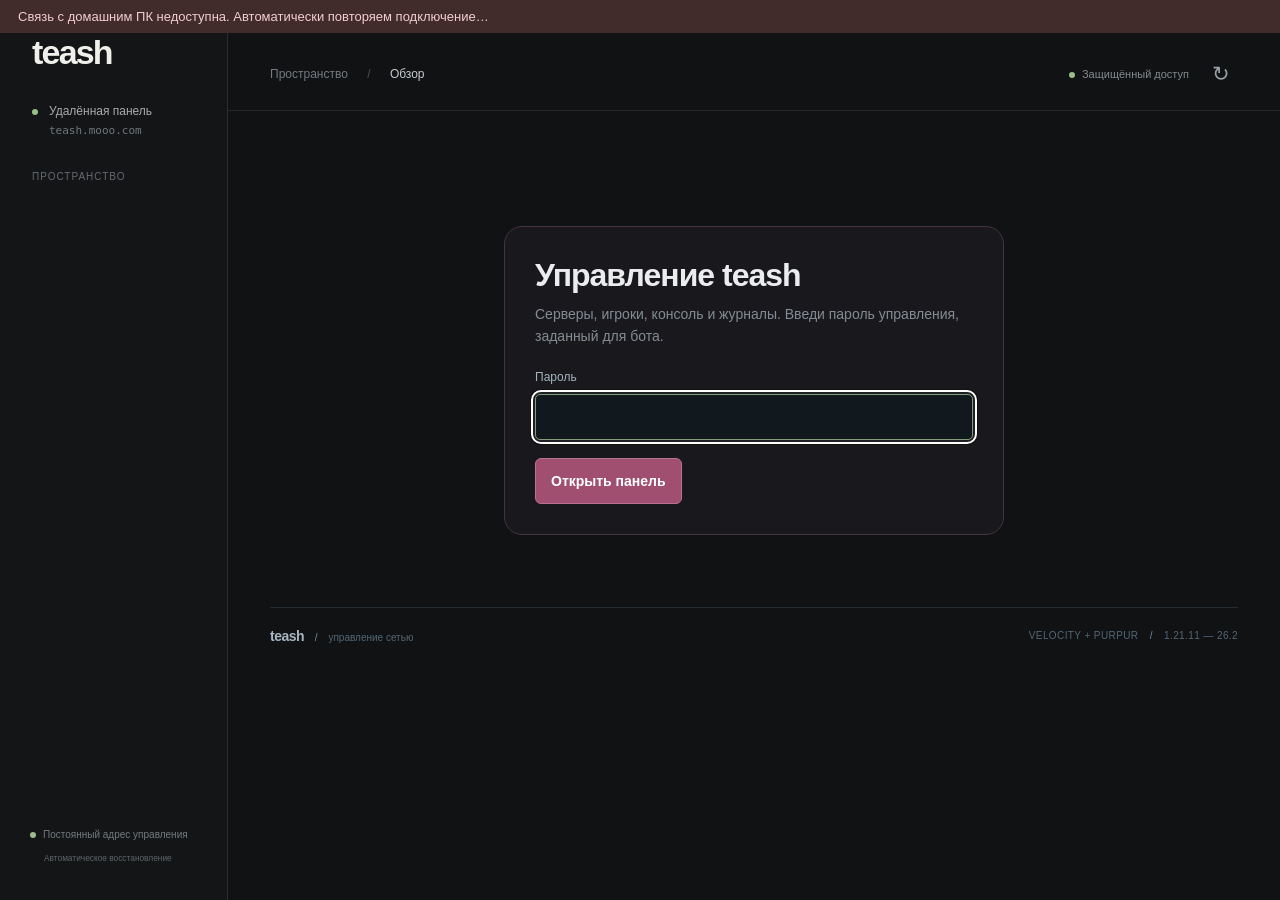
<file: docs/panel/index.html>
<!doctype html>
<html lang="ru"><head><meta charset="utf-8"><meta name="viewport" content="width=device-width,initial-scale=1"><meta name="theme-color" content="#111214"><title>teash — управление сетью</title><link rel="icon" href="./teash-icon.png" type="image/png"><link rel="stylesheet" href="./style.css"><link rel="stylesheet" href="./mobile.css"><link rel="stylesheet" href="./remote.css"><script src="./remote.js" defer></script></head>
<body><aside class="sidebar"><a class="brand" href="./" aria-label="teash">teash</a><div class="workspace"><span class="local-dot"></span><span>Удалённая панель<small>teash.mooo.com</small></span></div><div class="nav-label">ПРОСТРАНСТВО</div><nav id="nav"></nav><div class="sidebar-bottom"><span class="local-dot"></span>Постоянный адрес управления<small>Автоматическое восстановление</small></div></aside>
<div class="shell"><header><div class="breadcrumb">Пространство <span>/</span> <b id="crumb">Обзор</b></div><div class="header-right"><span class="private"><span class="local-dot"></span>Защищённый доступ</span><button id="refresh" class="icon-button" title="Обновить">↻</button></div></header><main><div id="content"></div><footer><span><b>teash</b> <span class="muted">/</span> управление сетью</span><span>VELOCITY + PURPUR <span class="muted">/</span> 1.21.11 — 26.2</span></footer></main></div><div id="toast" role="status"></div><dialog id="confirm"><form method="dialog"><div class="dialog-symbol">!</div><h2 id="confirm-title"></h2><p id="confirm-text"></p><div class="actions"><button value="cancel">Отмена</button><button value="yes" class="primary">Подтвердить</button></div></form></dialog></body></html>
</file>
<file: docs/panel/style.css>
:root{color-scheme:dark;--bg:#101413;--panel:#181d1b;--panel2:#1d2320;--line:#2a312d;--text:#e9eeeb;--muted:#89958e;--mint:#b3f4cd;--green:#67d99a;--red:#eea3a3}*{box-sizing:border-box}body{margin:0;background:var(--bg);color:var(--text);font-family:"Segoe UI",Arial,sans-serif;font-size:14px}button,input,select,textarea{font:inherit}button,a,input,select,textarea{outline-offset:4px}button{cursor:pointer;border:1px solid #354038;border-radius:8px;padding:10px 15px;background:#242c27;color:var(--text);font-weight:500;transition:.15s}button:hover{background:#303a33;border-color:#607165}button:disabled{opacity:.4;cursor:wait}.primary{background:var(--mint);color:#183e29;border-color:var(--mint);font-weight:650}.primary:hover{background:#d3ffe3;border-color:#d3ffe3}.danger{color:var(--red)}.ghost{background:transparent}.actions{display:flex;gap:9px;align-items:center;flex-wrap:wrap}a{color:var(--mint);text-decoration:none}a:hover{text-decoration:underline}.sidebar{width:238px;position:fixed;inset:0 auto 0 0;background:#141916;border-right:1px solid var(--line);padding:32px 20px;display:flex;flex-direction:column}.brand{display:flex;gap:10px;align-items:center;font-size:28px;letter-spacing:-1.3px;font-weight:700;color:var(--text);padding:0 10px}.brandmark{display:grid;place-items:center;width:32px;height:34px;background:var(--mint);color:#22412d;line-height:1;border-radius:10px;font-size:32px;font-weight:800}.edition{font-size:9px;letter-spacing:1px;border:1px solid #39453b;color:#a2afa5;border-radius:4px;padding:4px 5px;margin:5px 0 0 2px}.workspace{display:flex;align-items:center;gap:10px;border:1px solid var(--line);border-radius:9px;padding:12px 10px;margin:35px 0 30px;font-size:12px}.workspace-icon{background:#2c382e;color:#c1d0c3;border-radius:7px;padding:7px 10px;font-size:16px}.workspace small,.profile small{display:block;font-size:10px;color:var(--muted);margin-top:4px}.chevron{margin-left:auto;color:var(--muted)}.nav-label{font-size:9px;letter-spacing:1.4px;color:#727f76;margin:0 12px 14px}nav button{display:flex;width:100%;border:0;background:transparent;color:#9aa79f;text-align:left;gap:12px;align-items:center;font-weight:400;padding:12px;margin:4px 0}nav button.active{background:#28392d;color:#c2f5d3}nav svg{width:18px;height:18px;stroke-width:1.6}.nav-divider{height:1px;background:var(--line);margin:20px 12px}.nav-count{margin-left:auto;border:1px solid #435649;border-radius:5px;padding:0 5px;font-size:11px}.sidebar-bottom{margin-top:auto;color:#8f9d93;font-size:10px}.local-dot{display:inline-block;background:var(--green);height:6px;width:6px;border-radius:50%;margin-right:7px;box-shadow:0 0 0 3px #67d99a0c}.sidebar-bottom>small{display:block;margin:9px 0 24px 14px;color:#627067}.profile{display:flex;align-items:center;gap:10px;border-top:1px solid var(--line);padding-top:20px;color:#c5cfc7;font-size:12px}.profile>span{margin-left:auto;color:#7d8c82}.avatar{width:32px;height:32px;background:#303c32;border:1px solid #4c5d50;border-radius:50%;display:grid;place-items:center;color:#d1e6d7;font-size:12px}.avatar.small{height:28px;width:28px}.shell{margin-left:238px}header{height:77px;border-bottom:1px solid var(--line);display:flex;align-items:center;justify-content:space-between;padding:0 42px}.breadcrumb{font-size:12px;color:#829187}.breadcrumb span{margin:0 16px;color:#47574a}.breadcrumb b{font-weight:400;color:#d0d9d2}.header-right{display:flex;align-items:center;gap:20px}.private{font-size:11px;color:#9eaaa2}.icon-button{padding:3px 8px;font-size:23px;background:transparent;border:none;color:#8b9b90}main{max-width:1530px;margin:auto;padding:37px 42px 20px}.eyebrow{color:#94a899;font-size:10px;letter-spacing:1.8px;margin-bottom:12px}.title-row{display:flex;justify-content:space-between;align-items:center;gap:20px;margin-bottom:28px}h1{font-size:29px;letter-spacing:-.8px;font-weight:600;margin:0 0 9px}p{line-height:1.6;color:var(--muted);margin:0}h2{font-size:15px;font-weight:550;margin:0}.muted{color:var(--muted)}.stats{display:grid;grid-template-columns:repeat(4,1fr);gap:16px;margin-bottom:30px}.stat{border:1px solid var(--line);border-radius:10px;background:#171c19;padding:19px 21px}.stat-label{display:flex;justify-content:space-between;color:#9caaa0;font-size:11px}.stat-label svg{width:16px;height:16px;color:#6c8272}.stat-value{font-size:29px;letter-spacing:-.8px;margin:14px 0 7px}.stat-value small{color:#7d8c82;font-size:13px;letter-spacing:0}.stat-note{font-size:10px;color:#7d8c82}.stat-note.green{color:#a0c9ad}.section-heading{display:flex;justify-content:space-between;align-items:center;margin:0 0 17px}.section-heading small{font-size:11px;color:var(--muted)}.server-grid{display:grid;grid-template-columns:repeat(3,minmax(0,1fr));gap:17px}.server-card{overflow:hidden;border:1px solid var(--line);border-radius:11px;background:var(--panel)}.card-art{height:113px;position:relative;overflow:hidden;background:#24382e}.card-art:after{content:'';position:absolute;inset:0;background:linear-gradient(0deg,#181d1b77,transparent)}.card-art svg{height:100%;width:100%;position:absolute;inset:0}.art-icon{position:absolute;left:20px;bottom:17px;z-index:1;width:37px;height:37px;display:grid;place-items:center;border-radius:10px;border:1px solid #ffffff25;background:#23382abf;backdrop-filter:blur(6px);color:#d0ecd9}.art-icon svg{position:static;width:20px;height:20px}.card-tag{position:absolute;right:14px;top:14px;z-index:1;font-size:9px;letter-spacing:1px;border:1px solid #ffffff1c;border-radius:4px;padding:4px 7px;background:#101c14aa;color:#c2d7c8}.card-body{padding:19px 21px 17px}.card-title{display:flex;justify-content:space-between;align-items:center}.card-title h2{font-size:18px}.badge{font-size:10px;display:inline-flex;gap:6px;align-items:center;padding:4px 7px;border-radius:5px;background:#272e29;color:#9ca89f}.badge:before{content:'';height:5px;width:5px;border-radius:50%;background:currentColor}.badge.online{color:#a8e6bb;background:#263c2d}.badge.starting,.badge.stopping{color:#e0c88c;background:#3a3425}.card-subtitle{font-size:11px;margin-top:6px;color:#7f9084}.card-metrics{display:grid;grid-template-columns:1fr 1fr;gap:14px;margin:25px 0 17px}.metric-name{font-size:10px;color:#8b9c90;margin-bottom:7px}.metric-value{font-size:18px}.metric-value small{font-size:11px;color:#74877b}.progress{height:3px;background:#303a33;border-radius:9px;margin-top:9px;overflow:hidden}.progress i{display:block;background:#95caa7;height:100%;width:0}.card-bottom{display:flex;align-items:center;justify-content:space-between;border-top:1px solid var(--line);padding-top:13px}.port{font-family:Consolas,monospace;font-size:10px;color:#87998d}.manage{font-size:11px;background:transparent;border:0;padding:4px 0;color:#c9d6cd}.bottom-grid{display:grid;grid-template-columns:1.8fr 1fr;gap:17px;margin-top:24px}.panel{background:var(--panel);border:1px solid var(--line);border-radius:10px;padding:22px}.panel-title{display:flex;justify-content:space-between;align-items:center;margin-bottom:22px}.panel-title span{font-size:10px;color:var(--muted)}.graph{height:147px;position:relative}.graph svg{width:100%;height:100%;overflow:visible}.chart-grid{stroke:#2b342e;stroke-dasharray:3 5}.chart-label{fill:#6e8074;font-size:9px}.chart-line{fill:none;stroke:#a4e4ba;stroke-width:2;vector-effect:non-scaling-stroke}.chart-fill{fill:url(#graph-fill)}.empty-chart{position:absolute;inset:0;display:grid;place-items:center;font-size:11px;color:#809386}.graph-bottom{display:flex;justify-content:space-between;font-size:9px;color:#6e8074;margin-top:12px}.network-node{display:flex;align-items:center;justify-content:space-between;font-size:11px;border-bottom:1px solid var(--line);padding:10px 0}.node-title{display:flex;align-items:center;gap:8px}.node-title svg{width:15px;height:15px;color:#a9cbb4}.network-node:last-child{border:0}.network-line{font-size:10px;color:#728b7a;padding:7px 0 0 22px}.address{display:flex;justify-content:space-between;align-items:center;background:#202a23;border:1px solid #344337;border-radius:8px;padding:12px 15px;margin-top:20px}.address span{font-family:Consolas,monospace;font-size:12px;color:#d1e9d9}.address button{border:0;padding:0;background:none;font-size:12px;color:#a1bdaa}footer{display:flex;align-items:center;justify-content:space-between;color:#5d7264;font-size:9px;margin-top:37px;padding-top:20px;border-top:1px solid #232c26}footer b{font-size:14px;letter-spacing:-.5px;color:#9aad9e}footer>span:last-child{letter-spacing:1px}footer .muted{margin:0 8px}.notice{border:1px solid #645a36;background:#29271c;color:#d6c890;border-radius:9px;padding:13px 17px;margin:0 0 22px;font-size:12px;line-height:1.6;display:flex;align-items:center;justify-content:space-between;gap:20px}.notice a{color:#eee0a9}.notice button{white-space:nowrap;font-size:11px}.tabs{display:flex;gap:8px;border-bottom:1px solid var(--line);margin:22px 0}.tabs button{border:0;background:transparent;border-radius:0;padding:11px 16px;font-size:12px;color:var(--muted)}.tabs button.active{color:var(--mint);border-bottom:2px solid var(--mint)}.server-selector{display:flex;align-items:center;gap:10px;margin-bottom:22px}select,input,textarea{color:var(--text);background:#111713;border:1px solid #37473c;border-radius:7px;padding:10px 12px;max-width:100%}select{min-width:130px}input{width:100%}textarea{width:100%;min-height:380px;resize:vertical;font-family:Consolas,monospace;font-size:12px;line-height:1.7;tab-size:2}label{display:block;font-size:12px;color:#acbdb1;margin:18px 0 8px}.hint{display:block;font-size:11px;line-height:1.5;color:#7c9384;margin-top:8px}.form-grid{display:grid;grid-template-columns:repeat(3,1fr);gap:18px}.form-panel{max-width:880px}.form-panel .actions{margin-top:23px}.check{display:flex;align-items:center;gap:10px;margin:18px 0;font-size:12px}.check input{width:16px;height:16px;accent-color:var(--mint)}.console{background:#0d120f;border:1px solid #2c3c31;border-radius:10px;overflow:hidden}.console-head{padding:14px 18px;border-bottom:1px solid var(--line);display:flex;justify-content:space-between;align-items:center;font-size:11px;color:#8ba392}.console-head:before{content:'● ● ●';color:#405a48;letter-spacing:3px;margin-right:auto}.console-head a{margin-left:20px}pre{font-family:Consolas,monospace;font-size:12px;line-height:1.85;white-space:pre-wrap;overflow-wrap:anywhere;margin:0}#logs{height:400px;overflow:auto;padding:20px;color:#b2c5b9}.log-time{color:#5e7d68}.log-warn{color:#d9c18b}.log-error{color:#e3a5a0}.console-input{display:flex;gap:12px;padding:12px 18px;border-top:1px solid var(--line);align-items:center}.console-input span{color:var(--mint)}.console-input input{border:0;background:transparent;flex:1;padding:8px 0;font-family:Consolas,monospace}.console-input button{font-size:11px}.empty{text-align:center;padding:50px 20px;color:#81988a;font-size:12px}.empty svg{width:28px;height:28px;margin-bottom:15px;color:#698271}.empty strong{display:block;color:#c4d6ca;font-weight:500;font-size:15px;margin-bottom:8px}table{width:100%;border-collapse:collapse;font-size:12px;text-align:left}th{font-size:10px;font-weight:400;color:#849d8d;padding:12px;border-bottom:1px solid var(--line)}td{padding:14px 12px;border-bottom:1px solid #28342c}td .actions button{font-size:10px;padding:6px 10px}.table-wrap{overflow:auto}.plugin-name{display:flex;gap:12px;align-items:center}.plugin-icon{border:1px solid #405947;background:#26372c;border-radius:8px;padding:9px;color:#b2d9be}.plugin-icon svg{width:18px;height:18px}.upload-area{border:1px dashed #4c6955;background:#1b281f;border-radius:10px;padding:24px;text-align:center;margin-top:20px}.upload-area input{display:none}.upload-area label{display:inline-block;margin:0;cursor:pointer;color:var(--mint);font-size:13px}.upload-area p{font-size:11px;margin-top:8px}.player-action{display:flex;align-items:center;gap:10px;margin-bottom:22px}.player-action input{max-width:240px}.player-action button{font-size:11px}.detail-header{display:flex;align-items:center;gap:12px}.back{border:0;background:none;font-size:24px;padding:0 8px 0 0;color:#8da594}.info-line{font-size:12px;line-height:1.8;color:#8fa795}.info-line code{color:#c2d9ca}.list-info{display:flex;gap:8px;align-items:center;flex-wrap:wrap}.chart-wide{height:220px}#toast{display:none;position:fixed;right:28px;bottom:28px;background:#c4f3d4;color:#173e25;border:1px solid #92d5a9;border-radius:10px;padding:15px 22px;z-index:100;box-shadow:0 8px 30px #0007;max-width:430px;line-height:1.5;font-size:12px}#toast.error{background:#482e2e;color:#f2c0ba;border-color:#7e4947}dialog{background:#1c271f;color:var(--text);border:1px solid #4b6653;border-radius:14px;padding:30px;max-width:460px}dialog::backdrop{background:#0009;backdrop-filter:blur(3px)}dialog h2{font-size:20px;margin:15px 0 12px}dialog p{font-size:13px}dialog .actions{justify-content:flex-end;margin-top:25px}.dialog-symbol{width:35px;height:35px;border-radius:50%;background:#324638;color:var(--mint);display:grid;place-items:center;font-size:22px}.offline-msg{font-size:11px;color:#b7c69c;line-height:1.6}.space-top{margin-top:22px}@media(min-width:1600px){main{padding-top:48px}.card-art{height:145px}.graph{height:175px}}@media(max-width:1100px){.sidebar{width:205px;padding:26px 14px}.shell{margin-left:205px}main{padding:28px 24px}header{padding:0 24px}.stats{gap:10px}.stat{padding:17px 14px}.server-grid{gap:10px}.card-body{padding:16px 14px}.bottom-grid{grid-template-columns:1.4fr 1fr}.badge{font-size:9px}}@media(max-width:800px){.sidebar{width:64px;padding:23px 9px}.brand{font-size:0;padding:0 6px}.brandmark{font-size:30px;min-width:31px}.edition,.workspace,.nav-label,.sidebar-bottom,nav button span,nav button .nav-count{display:none}nav{margin-top:45px}nav button{padding:13px}.shell{margin-left:64px}header{height:64px;padding:0 20px}.private{display:none}main{padding:25px 20px}.title-row{align-items:flex-start}h1{font-size:25px}.title-row p{font-size:12px}.stats{grid-template-columns:repeat(2,1fr)}.server-grid{grid-template-columns:1fr}.card-art{height:100px}.card-metrics{grid-template-columns:repeat(2,1fr)}.bottom-grid{grid-template-columns:1fr}.form-grid{grid-template-columns:1fr}.tabs{overflow:auto;gap:0}.tabs button{white-space:nowrap;padding:12px}.notice{align-items:flex-start;flex-direction:column;gap:8px}footer>span:last-child{display:none}.title-row>.actions{max-width:150px;justify-content:flex-end}.title-row button{font-size:11px;padding:8px 10px}.player-action{flex-wrap:wrap}}

/* teash — restrained surfaces, text identity and purposeful motion */
:root{--bg:#111214;--panel:#181a1d;--panel2:#202225;--line:#2b2d31;--text:#ebeced;--muted:#919599;--mint:#d7e3d1;--green:#9bbd8c}
body{background:var(--bg);font-size:14px;-webkit-font-smoothing:antialiased}
.sidebar{background:#141517;padding:35px 20px;width:228px}.shell{margin-left:228px}
.brand{display:block;font-size:34px;line-height:1;letter-spacing:-1.8px;font-weight:650;color:#f0f0eb;padding:0 12px;text-decoration:none!important;transition:color .2s}.brand:hover{color:#bfcdb7}
.workspace{border:0;border-radius:0;background:none;padding:0 12px;margin:35px 0 34px;align-items:flex-start;color:#a8abae;font-size:12px;gap:4px}.workspace>.local-dot{margin-top:5px}.workspace small{font-family:Consolas,monospace;font-size:11px;color:#71767c;margin-top:6px}.nav-label{color:#666b70;font-size:10px;letter-spacing:1px}
nav button{position:relative;color:#8f9499;border-radius:5px;padding:12px;transition:color .18s,background .18s,transform .18s}nav button:hover{background:#1d1f22;color:#e3e5e7;transform:translateX(2px)}nav button.active{background:#232629;color:#eceeeb}nav button.active:before{content:'';position:absolute;left:-20px;top:13px;bottom:13px;width:2px;background:#bacbad}nav svg{width:17px;height:17px;color:#858c91}.nav-count{border:0;color:#747d83;padding:0}.sidebar-bottom{color:#747a80;padding:0 10px;line-height:1.6}.sidebar-bottom>small{color:#5e656b;margin-bottom:0}
header{height:73px;border-color:#27292c}.breadcrumb{color:#737a81}.breadcrumb b{color:#c7cbd0}.breadcrumb span{color:#4c5258}.header-right{gap:15px}.private{color:#828a8f;font-size:11px}.icon-button{font-size:21px;color:#989fa5;transition:transform .3s,color .2s}.icon-button:hover{transform:rotate(45deg);color:#e2e5e8;background:transparent}
main{padding-top:43px}.title-row{margin-bottom:32px}h1{font-size:30px;font-weight:550;letter-spacing:-1px}h2{font-weight:500}p{color:#848c93}.title-row p{font-size:13px}.eyebrow{display:none}
button{border-color:#35393f;background:#24272b;border-radius:6px;transition:background .18s,border-color .18s,color .18s,transform .18s,box-shadow .18s}button:hover{background:#2c3035;border-color:#555e66}button:active:not(:disabled){transform:translateY(1px) scale(.98)}button:focus-visible,a:focus-visible{outline:2px solid #b9c9ac;outline-offset:4px}.primary{background:#d7e3d1;border-color:#d7e3d1;color:#263020;font-weight:600}.primary:hover{background:#ecf1e8;border-color:#ecf1e8;box-shadow:0 2px 12px #b9c9ac15}.ghost{background:transparent;color:#a3aab0}
.stats{gap:0;border-top:1px solid var(--line);border-bottom:1px solid var(--line);margin-bottom:36px}.stat{border:0;border-right:1px solid var(--line);border-radius:0;background:none;padding:23px 25px 24px}.stat:first-child{padding-left:0}.stat:last-child{border-right:0}.stat-label{color:#929ba3;font-size:12px}.stat-label svg{display:none}.stat-value{font-size:31px;font-weight:400;font-variant-numeric:tabular-nums;letter-spacing:-1px;margin-top:18px}.stat-value small{color:#69737d}.stat-note{font-size:11px;color:#68737d}
.section-heading{margin-bottom:18px}.section-heading h2{font-size:14px}.section-heading .muted{color:#616c77;font-size:12px}.section-heading small:empty{display:none}.server-grid{gap:16px}.server-card{position:relative;border-radius:8px;border-color:#30343a;background:#191c20;transition:transform .24s cubic-bezier(.2,.7,.2,1),border-color .24s,background .24s,box-shadow .24s}.server-card:hover{transform:translateY(-4px);background:#1c2025;border-color:#59636c;box-shadow:0 12px 24px #0002}.server-meta{display:flex;align-items:center;gap:10px;padding:20px 22px 0;color:#7e8993;font-size:11px}.server-number{font-family:Consolas,monospace;color:#5d6a75;font-size:10px;border-right:1px solid #38414a;padding-right:10px}.card-body{padding:21px 22px 17px}.card-title h2{font-size:24px;font-weight:500;letter-spacing:-.5px}.card-subtitle{font-size:12px;color:#6e7a85;margin-top:7px}.card-metrics{margin:30px 0 24px;gap:12px}.metric-name{color:#7f8b96;font-size:11px;margin-bottom:8px}.metric-value{font-size:23px;font-variant-numeric:tabular-nums}.metric-value small{color:#687782;font-size:12px}.card-bottom{border-color:#30363d;padding-top:15px}.port{font-size:10px;color:#73838f}.manage{font-size:12px;color:#bdc7ce;transition:color .2s}.manage span{display:inline-block;margin-left:6px;transition:transform .2s}.manage:hover{background:none;color:#e4eae6}.manage:hover span{transform:translateX(4px)}.badge{background:#252a2f;color:#8a969f;border-radius:4px;font-size:10px;padding:4px 7px}.badge.online{color:#b0c99b;background:#283128}.badge.starting,.badge.stopping{color:#c9b888;background:#343025}.badge.starting:before,.badge.stopping:before{animation:status-pulse 1.5s ease-in-out infinite}
.panel{background:#181b1f;border-color:#2b3138;border-radius:8px;padding:23px}.panel-title{margin-bottom:24px}.panel-title span{color:#657480;font-size:10px}.bottom-grid{margin-top:24px;gap:16px;grid-template-columns:1.65fr 1fr}.panel-title h2{font-size:13px;color:#ccd3d8}.graph{height:152px}.chart-grid{stroke:#2b333b;stroke-dasharray:2 6}.chart-label{fill:#5f6e7b}.chart-line{stroke:#aabb9e}.chart-fill{opacity:.45}.empty-chart{font-size:12px;color:#5e6c78}.graph-bottom{color:#5e6c78}.network-node{border-color:#29313a;font-size:12px}.node-title svg{display:none}.network-line{padding-left:0;color:#657785;font-size:10px}.address{border-color:#37414a;background:#1e252b;border-radius:5px}.address span{color:#c3cfd7}.address button{color:#8b9da9}.local-dot{background:#9bbd8c;box-shadow:none}.notice{background:#24241e;border-color:#454334;color:#b9b198;border-radius:6px;font-size:12px}.notice a{color:#ddd1ab}.notice button{background:#303028;border-color:#4b493b;color:#d4cdb7}
.console{border-color:#303a42;background:#10161b;border-radius:7px}.console-head{color:#768b98;border-color:#29343d}.console-head:before{content:'>';color:#627888;letter-spacing:0}#logs{color:#b4c2cc}.console-input{border-color:#29343d}.console-input span{color:#adbea2}.log-time{color:#577182}.tabs{border-color:#303943}.tabs button{color:#84939e;transition:color .2s,background .2s}.tabs button.active{color:#c6d4bc;border-color:#b0c39f}.tabs button:hover{background:#202a31}.hint{color:#748693}.info-line{color:#8b9ba6}.info-line code{color:#bcced9}select,input,textarea{background:#12191e;border-color:#35434e;border-radius:5px;transition:border-color .2s,box-shadow .2s}select:focus,input:focus,textarea:focus{border-color:#829b78;box-shadow:0 0 0 3px #aabb9e0b}label{color:#a4b3bd}.empty{color:#6e8392}.empty strong{color:#b4c3cd;font-size:14px}.plugin-icon{background:#242e35;border-color:#3b4b56;color:#a5b99a}.upload-area{background:#1a242b;border-color:#405764;border-radius:6px}.upload-area label{color:#b8cbaa}.upload-area p{color:#6c8393}th{color:#718998;border-color:#2c3c47}td{border-color:#283641}
footer{border-color:#262e35;color:#536775;font-size:10px}footer b{color:#a8b7c2;font-size:14px;font-weight:550}footer>span:last-child{letter-spacing:.4px}.muted{color:#7d8e9b}#toast{background:#d4dfce;color:#26331e;border-color:#a6b99a;border-radius:7px;animation:toast-in .25s ease-out}dialog{background:#1b252c;border-color:#435965;border-radius:9px;box-shadow:0 24px 80px #0006}dialog[open]{animation:dialog-in .22s cubic-bezier(.2,.7,.2,1)}dialog[open]::backdrop{animation:backdrop-in .2s ease-out}.dialog-symbol{background:#2d3d3d;color:#c2d2b6;border-radius:5px}
.page-enter>.title-row{animation:page-in .35s cubic-bezier(.2,.7,.2,1) both}.page-enter>.notice{animation:page-in .4s .035s both}.page-enter>.stats{animation:page-in .4s .055s both}.page-enter .server-card{animation:page-in .45s cubic-bezier(.2,.7,.2,1) both}.page-enter .server-card:nth-child(1){animation-delay:.075s}.page-enter .server-card:nth-child(2){animation-delay:.13s}.page-enter .server-card:nth-child(3){animation-delay:.185s}.page-enter>.panel,.page-enter>.console,.page-enter>.tabs,.page-enter>.server-selector{animation:page-in .38s ease-out both}.page-enter .bottom-grid>.panel{animation:page-in .45s .21s both}.page-enter .bottom-grid>.panel:nth-child(2){animation-delay:.26s}.page-enter .chart-line{stroke-dasharray:1000;stroke-dashoffset:0;animation:line-in .9s .2s ease-out both}.progress i{transition:width .6s ease}
@keyframes page-in{from{opacity:0;translate:0 9px}to{opacity:1;translate:0 0}}@keyframes toast-in{from{opacity:0;transform:translateY(12px)}to{opacity:1;transform:translateY(0)}}@keyframes dialog-in{from{opacity:0;transform:translateY(8px) scale(.98)}to{opacity:1;transform:translateY(0) scale(1)}}@keyframes backdrop-in{from{opacity:0}to{opacity:1}}@keyframes status-pulse{50%{opacity:.25}}@keyframes line-in{from{stroke-dashoffset:1000}to{stroke-dashoffset:0}}
@media(max-width:1100px) and (min-width:801px){.sidebar{width:205px}.shell{margin-left:205px}.stat{padding:21px 16px}.card-body{padding:20px 16px 16px}.server-meta{padding-left:16px;padding-right:16px}.port{font-size:9px}}
@media(max-width:800px){.sidebar{width:76px;padding:28px 10px}.shell{margin-left:76px}.brand{font-size:21px;letter-spacing:-1px;padding:0;white-space:nowrap;text-align:center}.workspace{display:none}nav{margin-top:40px}nav button{padding:14px 17px}nav button.active:before{left:-10px}.header-right{gap:10px}main{padding:27px 18px 20px}.title-row{gap:12px;margin-bottom:26px}h1{font-size:26px}.stats{gap:0;margin-bottom:30px}.stat{padding:18px 14px;border-bottom:1px solid var(--line)}.stat:first-child{padding-left:14px}.stat:nth-child(2){border-right:0}.stat:nth-child(3),.stat:nth-child(4){border-bottom:0}.stat-value{font-size:27px}.stat-note{font-size:10px;line-height:1.5}.server-grid{gap:14px}.bottom-grid{grid-template-columns:1fr}.server-meta{padding-top:18px}.card-metrics{margin-top:24px}.card-bottom .port{font-size:11px}.header-right .private{display:none}header{padding:0 18px}.breadcrumb span{margin:0 10px}.section-heading small{display:none}}
@media(prefers-reduced-motion:reduce){*,*:before,*:after{animation:none!important;transition:none!important;scroll-behavior:auto!important}}


nav .external-server{display:flex;align-items:center;gap:12px;padding:12px;color:var(--text);border-radius:5px;text-decoration:none}nav .external-server:hover{background:#232629}nav .external-server svg{flex-shrink:0}@media(max-width:800px){nav .external-server span{display:none}}

.watch-panel{padding:18px}.watch-controls{display:flex;gap:12px;align-items:end;flex-wrap:wrap;margin-bottom:14px}.watch-controls label{display:grid;gap:6px;flex:1;min-width:150px}.watch-controls select{width:100%;min-height:44px}.watch-controls button{min-height:44px}.watch-stage{position:relative;aspect-ratio:4/3;min-height:280px;max-height:650px;background:#212b38;overflow:hidden;border-radius:10px}.watch-stage canvas{position:absolute;inset:0;width:100%;height:100%;display:block}.watch-stage #watch-canvas{touch-action:none}.watch-stage #watch-labels{pointer-events:none}#watch-notice{position:absolute;left:16px;right:16px;top:16px;padding:12px;background:#151a22;color:#fff;border-radius:8px}.watch-footer{display:flex;gap:12px;align-items:center;justify-content:space-between;flex-wrap:wrap;padding:12px 0}.watch-footer label{display:flex;gap:8px;align-items:center}.watch-footer #watch-status{font-size:12px;color:#c4b8bf}.watch-footer input{width:140px}@media(max-width:600px){.watch-panel{padding:10px}.watch-stage{aspect-ratio:3/4}.watch-controls label{min-width:120px}.watch-controls button{width:100%}}

@media(max-width:600px){body:has(#watch-canvas) .sidebar{display:none!important}body:has(#watch-canvas) .shell{margin-left:0}body:has(#watch-canvas) main{padding:16px 10px}body:has(#watch-canvas) .title-row{margin-bottom:16px}body:has(#watch-canvas) .watch-controls{gap:8px}body:has(#watch-canvas) .watch-controls button{width:auto;flex:1}body:has(#watch-canvas) .watch-controls label{min-width:130px}body:has(#watch-canvas) footer{display:none}}
</file>
<file: docs/panel/mobile.css>
:root{--accent:#c37597}.mini-auth-error{padding:32px 24px;max-width:580px;color:#e8b1ca;font-size:18px}.mini-logout{font-size:12px}body{padding-bottom:env(safe-area-inset-bottom)}.external-server{display:none!important}@media(max-width:700px){.sidebar{position:relative!important;width:100%!important;min-height:0!important;height:auto!important;display:block!important;padding:14px!important;border-right:0!important;border-bottom:1px solid #3d2a38}.brand{font-size:25px!important}.workspace,.nav-label,.sidebar-bottom{display:none!important}.sidebar nav{display:flex!important;overflow:auto;gap:5px;padding-top:12px}.sidebar nav button{flex:0 0 auto;min-width:56px;padding:9px!important;display:flex!important;gap:6px!important;font-size:12px!important}.sidebar nav button span{display:inline!important}.sidebar nav svg{width:16px!important;height:16px!important}.shell{margin-left:0!important;padding-left:0!important;width:100%!important}header{position:relative!important;padding:12px 16px!important;height:auto!important}main{padding:20px 14px!important}h1{font-size:28px!important}.private{font-size:10px!important}.breadcrumb{font-size:11px!important}footer{display:none!important}.stats-grid,.server-grid,.form-grid{grid-template-columns:1fr!important}.stat-value{font-size:26px!important}.network-actions,.detail-actions,.actions{flex-wrap:wrap!important}.table-wrap{overflow:auto}.console-input{flex-wrap:wrap}#command{min-width:140px}textarea{font-size:14px!important}.tabs{overflow:auto;white-space:nowrap}.page-heading{flex-wrap:wrap;gap:14px}.content-grid{grid-template-columns:1fr!important}.server-selector{flex-wrap:wrap}input,select,textarea{font-size:16px!important}}

button.primary{background:#a14f71!important;border-color:#bb7292!important;color:#fff!important}

/* Every dashboard section remains reachable on phone-sized Telegram windows. */
body{min-height:var(--tg-viewport-stable-height,100vh);padding-top:env(safe-area-inset-top);overflow-x:hidden}
.mini-logout{min-height:38px;touch-action:manipulation}
@media(max-width:800px){
 .stats{grid-template-columns:repeat(2,minmax(0,1fr))!important}
 .title-row{flex-wrap:wrap;align-items:flex-start!important}
 .title-row>.actions{width:100%;flex-wrap:wrap}
 .network-actions,.detail-actions,.actions,.server-selector,.player-action{flex-wrap:wrap!important;gap:9px}
 .actions button,.player-action button{min-height:42px}
 .player-action input,.player-action select{flex:1 1 140px;max-width:100%}
 .console{max-width:100%}#logs{overflow:auto;max-height:48vh;font-size:12px}
 #file-text{width:100%;min-height:45vh;resize:vertical}
 .form-panel input,.form-panel select{max-width:100%}
 dialog{max-width:calc(100vw - 28px);max-height:80vh;overflow:auto}
 .upload-area{padding:16px!important}.table-wrap{max-width:100%;overflow:auto}
 .server-selector select{max-width:100%;min-height:42px}
 .tabs button{min-height:42px;white-space:nowrap}
}
@media(max-width:420px){.stats{grid-template-columns:1fr!important}.stat{border-right:0!important}.header-right{gap:5px!important}.breadcrumb{max-width:55vw;overflow:hidden;text-overflow:ellipsis;white-space:nowrap}}

.remote-login{max-width:480px;margin:7vh auto;padding:28px;border:1px solid #604353;border-radius:18px;background:#201a20}.remote-login label{display:block;margin:22px 0 8px}.remote-login input{width:100%;box-sizing:border-box}.remote-login button{margin-top:18px;min-height:44px}.remote-login [role=alert]{color:#f3a6b5}
</file>
<file: docs/panel/remote.css>
body{padding-top:38px}.remote-connection{position:fixed;z-index:10000;inset:0 0 auto;background:#1d322b;color:#c8e6d3;padding:9px 18px;font-size:13px;min-height:20px}.remote-connection.bad{background:#422b2b;color:#f3cece}.remote-login{max-width:500px;margin:8vh auto;padding:30px;background:#19191d;border:1px solid #443440;border-radius:18px}.remote-login h1{font-size:32px}.remote-login p{line-height:1.6}.remote-login label{display:block;margin:22px 0 10px}.remote-login input{width:100%;box-sizing:border-box;min-height:46px}.remote-login button{margin-top:18px;min-height:46px}.remote-login [role=alert]{color:#f1a8b4}.external-server{display:none!important}@media(max-width:700px){body{padding-top:62px}.remote-connection{font-size:12px}.remote-login{margin:4vh 0;padding:20px}.header-right button{font-size:12px}}
</file>
